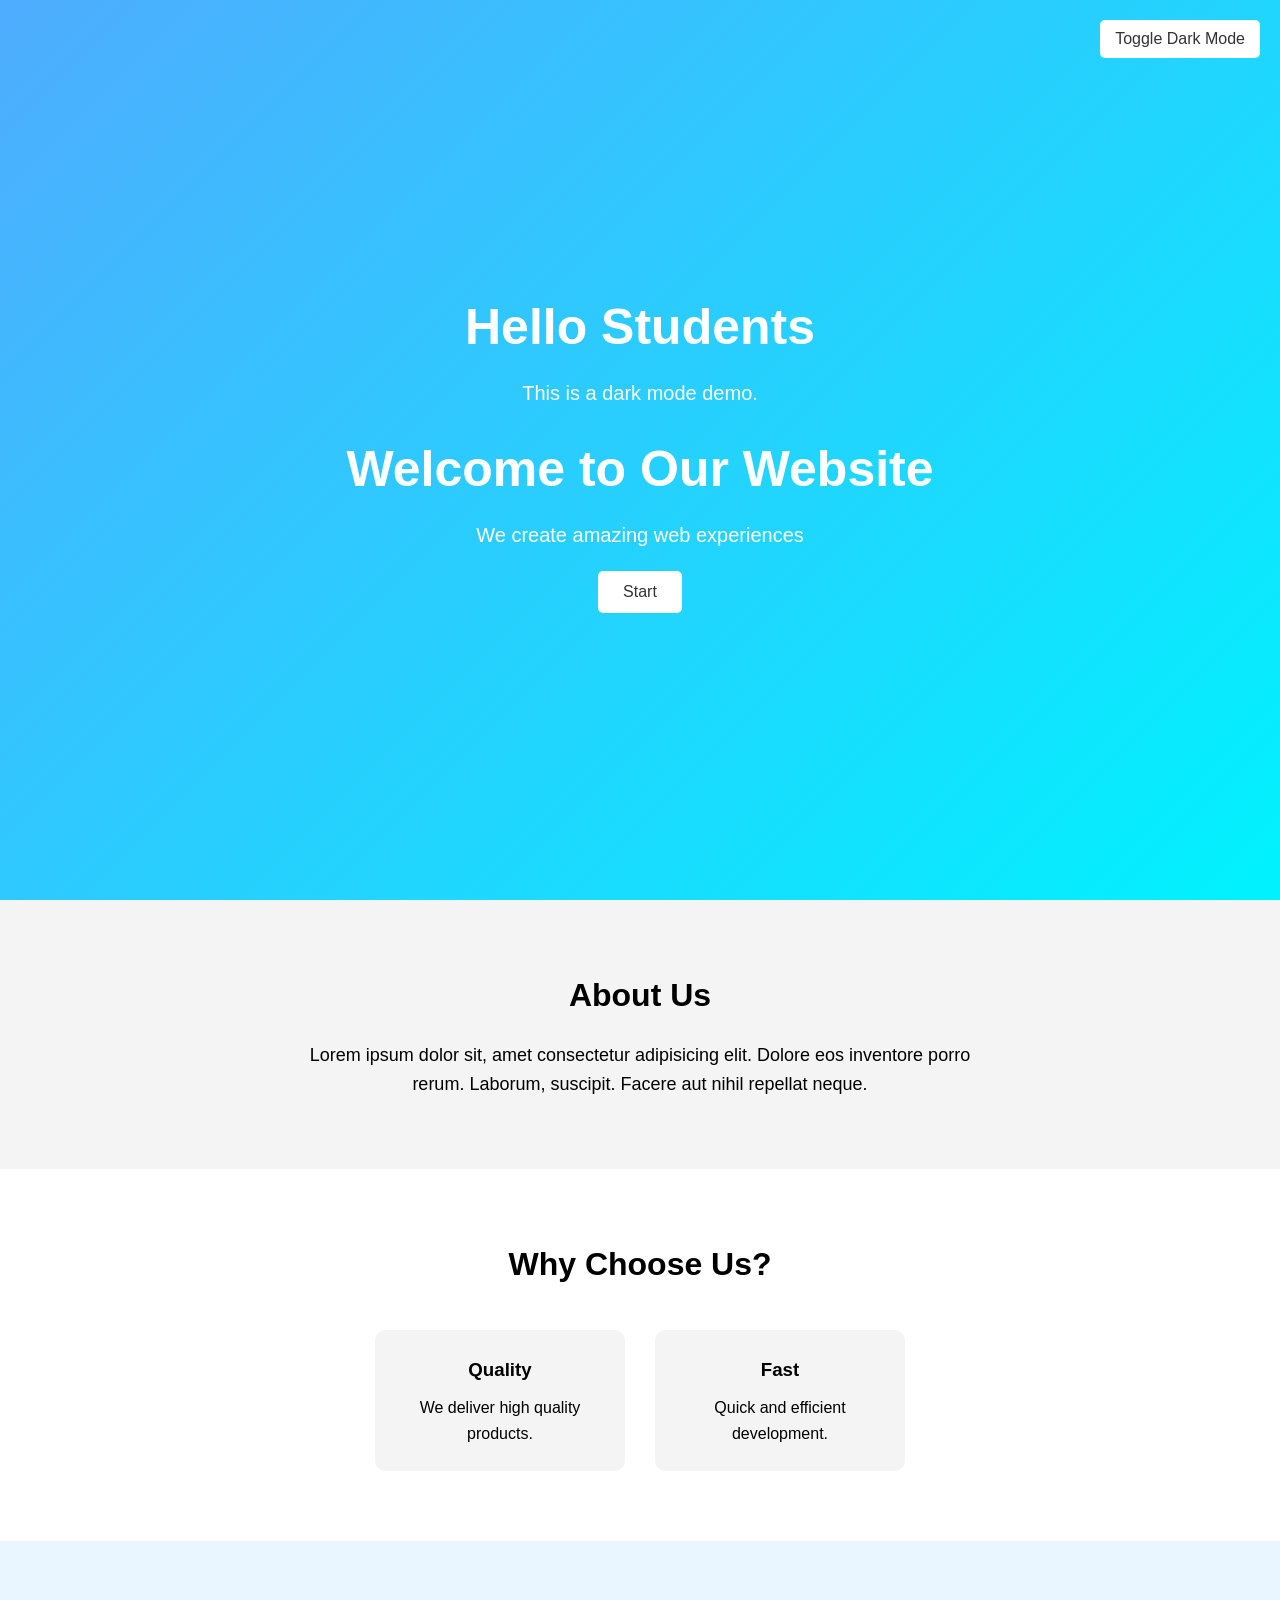
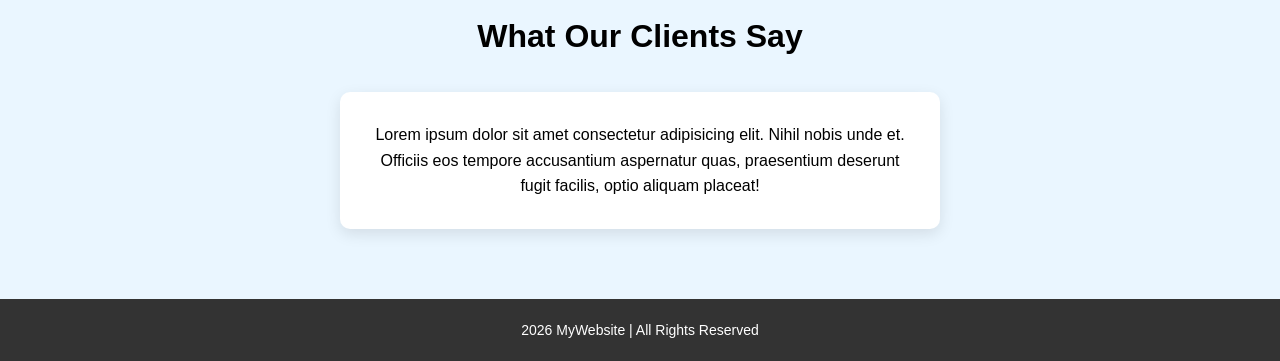
<file: Assignment/index.html>
<!DOCTYPE html>
<html lang="en">
<head>
    <meta charset="UTF-8">
    <meta name="viewport" content="width=device-width, initial-scale=1.0">
    <title>Sample Website</title>

    <link rel="stylesheet" href="style.css">
</head>

<body>

<section class="hero">

    <button id="themeToggle">Toggle Dark Mode</button>

    <h1>Hello Students</h1>
    <p>This is a dark mode demo.</p>

    <h1>Welcome to Our Website</h1>
    <p>We create amazing web experiences</p>

    <button>Start</button>
</section>


<section class="about">
    <h2>About Us</h2>
    <p>
        Lorem ipsum dolor sit, amet consectetur adipisicing elit. Dolore eos inventore porro rerum. Laborum, suscipit. Facere aut nihil repellat neque.
    </p>
</section>



<section class="why">
    <h2>Why Choose Us?</h2>

    <div class="why-container">

        <div class="why-box">
            <h3>Quality</h3>
            <p>We deliver high quality products.</p>
        </div>

        <div class="why-box">
            <h3>Fast</h3>
            <p>Quick and efficient development.</p>
        </div>

    </div>
</section>



<section class="testimonial">
    <h2>What Our Clients Say</h2>

    <div class="testimonial-box">
        <p>
            Lorem ipsum dolor sit amet consectetur adipisicing elit. Nihil nobis unde et. Officiis eos tempore accusantium aspernatur quas, praesentium deserunt fugit facilis, optio aliquam placeat!
        </p>
    </div>
</section>



<footer>
    <p>2026 MyWebsite | All Rights Reserved</p>
</footer>



<script src="script.js"></script>

</body>
</html>
</file>
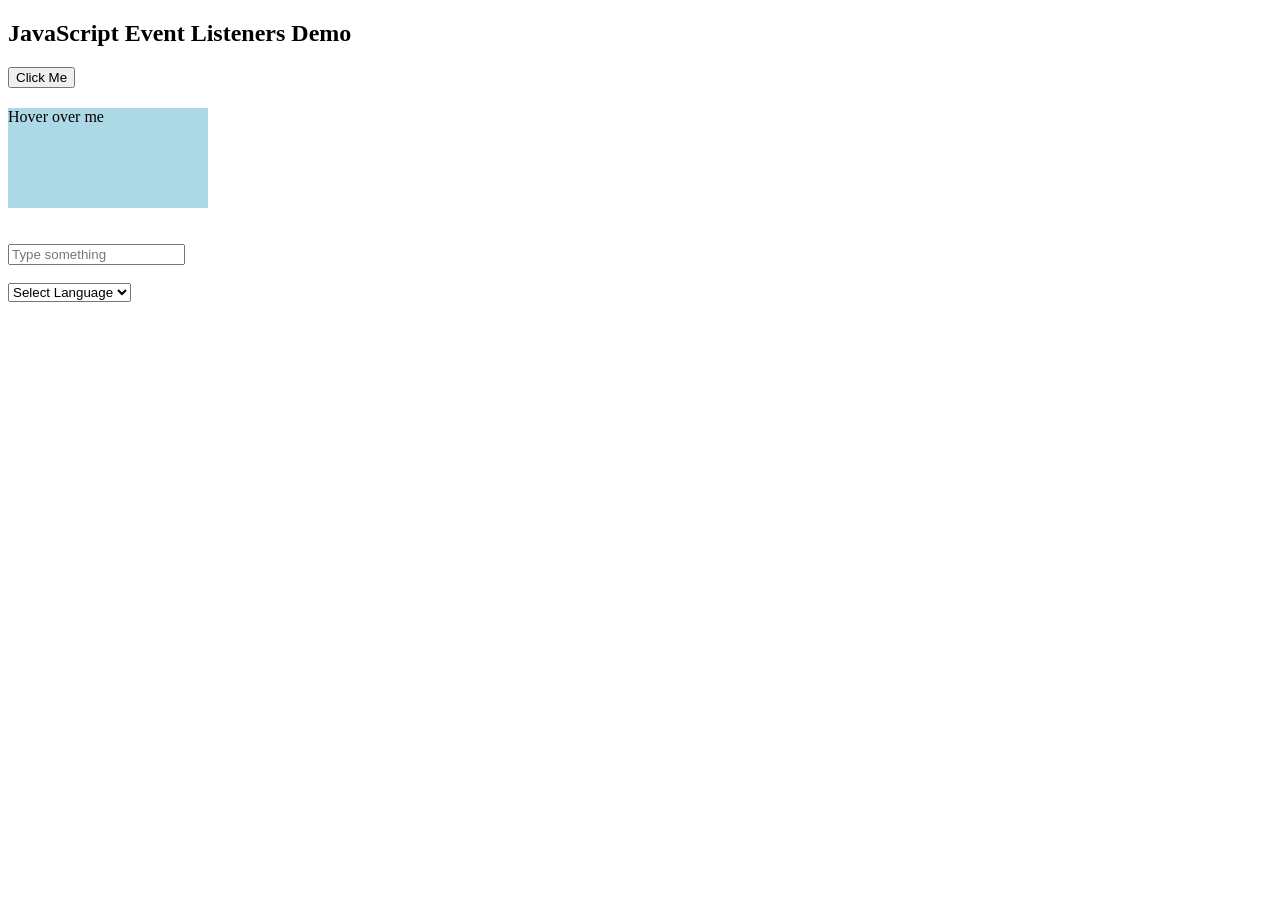
<file: Day 3 DK sir/index.html>
<!DOCTYPE html>
<html lang="en">
<head>
    <title>Event Listeners Example</title>
</head>
<body>

<h2>JavaScript Event Listeners Demo</h2>

<!-- Click Event -->
<button id="btn">Click Me</button>
<p id="clickText"></p>

<!-- Mouseover Event -->
<div id="box" style="width:200px;height:100px;background:lightblue;margin-top:20px;">
    Hover over me
</div>

<br><br>

<!-- Keydown Event -->
<input type="text" id="keyboard" placeholder="Type something">

<br><br>

<!-- Change Event -->
<select id="dropdown">
    <option value="">Select Language</option>
    <option value="JavaScript">JavaScript</option>
    <option value="Python">Python</option>
    <option value="C++">C++</option>
</select>

<p id="output"></p>

<script src="script.js"></script>

</body>
</html>
</file>
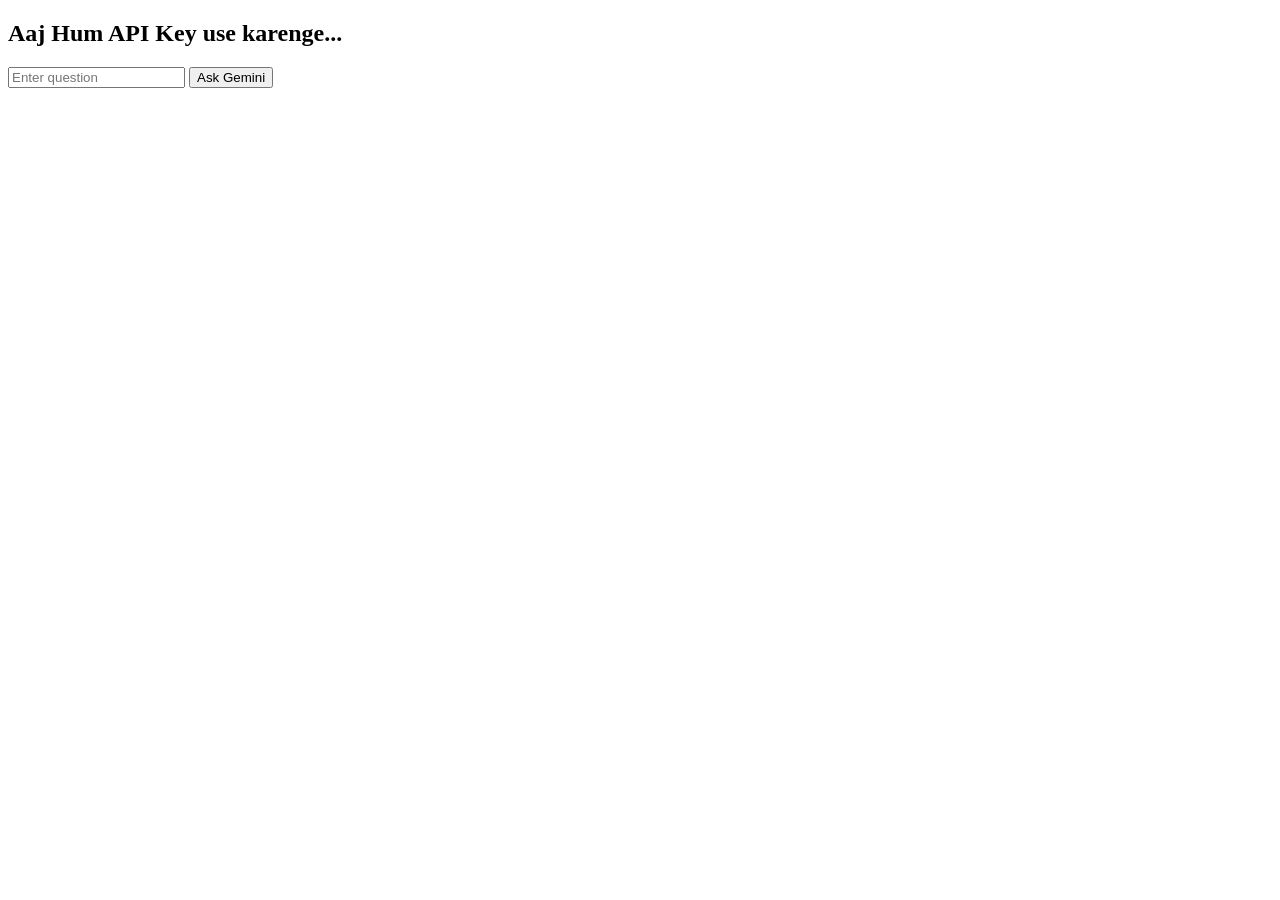
<file: API Keys/task.html>
<!DOCTYPE html>
<html lang="en">
<head>
<meta charset="UTF-8">
<title>Gemini API Example</title>
</head>

<body>

<h2>Aaj Hum API Key use karenge...</h2>

<input id="prompt" placeholder="Enter question">
<button onclick="askGemini()">Ask Gemini</button>

<p id="output"></p>

<script>

const API_KEY = "AIzaSyA57AdquI7L1V3Esb-gc1qcBzI9pHP0QHI";

async function askGemini() {

  const userText = document.getElementById("prompt").value;

  const response = await fetch(
    `https://generativelanguage.googleapis.com/v1beta/models/gemini-2.5-flash:generateContent?key=${API_KEY}`,
    {
      method: "POST",
      headers: {
        "Content-Type": "application/json"
      },
      body: JSON.stringify({
        contents: [
          {
            parts: [{ text: userText }]
          }
        ]
      })
    }
  );

  const data = await response.json();

  const result = data.candidates[0].content.parts[0].text;

  document.getElementById("output").innerText = result;
}

</script>

</body>
</html>
</file>
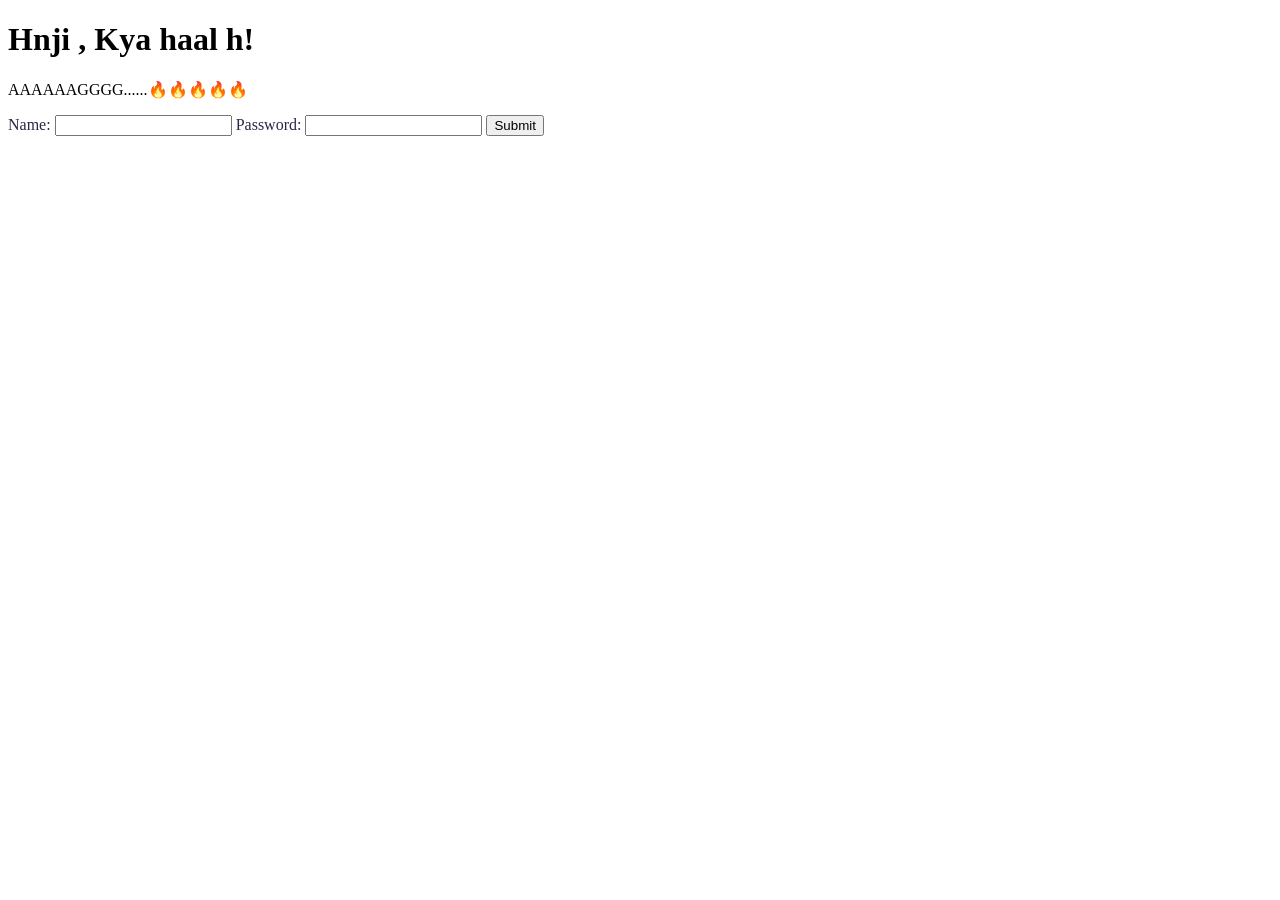
<file: Day 1 Dk sir/day2.html>
<!DOCTYPE html>
<html lang="en">
<head>
    <meta charset="UTF-8">
    <meta name="viewport" content="width=device-width, initial-scale=1.0">
    <title>Document</title>
    <link rel="stylesheet" href="style.css">
</head>
<body>
    <h1>Hnji , Kya haal h! </h1>
    <p> AAAAAAGGGG......🔥🔥🔥🔥🔥</p>
    <form action="">
        <label class="label-input" for="name" >Name:</label>
        <input type="text" id="name">

        <label class="label-input" for="Password">Password:</label>
        <input type="password" id="Password">

        <button type="submit">Submit</button>
    </form>
</body>
</html>
</file>
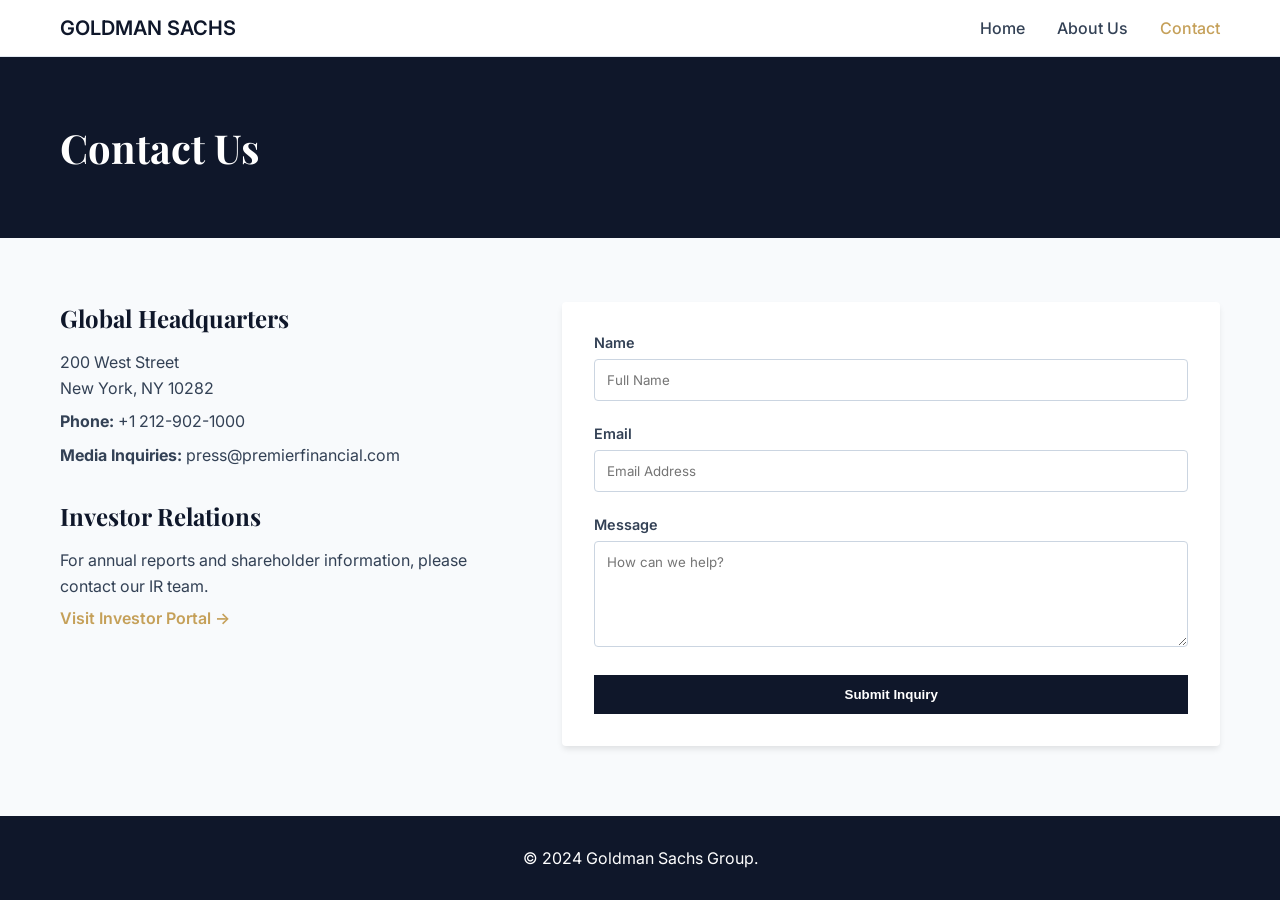
<file: DEMO-PROJECT/contact.html>
<!DOCTYPE html>
<html lang="en">
<head>
    <meta charset="UTF-8">
    <meta name="viewport" content="width=device-width, initial-scale=1.0">
    <title>Contact Us | Goldman Sachs</title>
    <link rel="stylesheet" href="contact.css">
    <link href="https://fonts.googleapis.com/css2?family=Inter:wght@300;400;600&family=Playfair+Display:wght@600&display=swap" rel="stylesheet">
</head>
<body>

    <nav class="navbar">
        <div class="container nav-container">
            <a href="index.html" class="logo">GOLDMAN SACHS</a>
            <ul class="nav-links">
                <li><a href="index.html">Home</a></li>
                <li><a href="about.html">About Us</a></li>
                <li><a href="contact.html" class="active">Contact</a></li>
            </ul>
        </div>
    </nav>

    <header class="page-header">
        <div class="container">
            <h1>Contact Us</h1>
        </div>
    </header>

    <section class="contact-section">
        <div class="container contact-grid">
            <div class="contact-info">
                <h2>Global Headquarters</h2>
                <p>200 West Street<br>New York, NY 10282</p>
                <p><strong>Phone:</strong> +1 212-902-1000</p>
                <p><strong>Media Inquiries:</strong> press@premierfinancial.com</p>
                
                <h2 style="margin-top: 2rem;">Investor Relations</h2>
                <p>For annual reports and shareholder information, please contact our IR team.</p>
                <a href="#" class="link-gold">Visit Investor Portal &rarr;</a>
            </div>
            
            <div class="contact-form-wrapper">
                <form class="contact-form">
                    <div class="form-group">
                        <label>Name</label>
                        <input type="text" placeholder="Full Name">
                    </div>
                    <div class="form-group">
                        <label>Email</label>
                        <input type="email" placeholder="Email Address">
                    </div>
                    <div class="form-group">
                        <label>Message</label>
                        <textarea rows="5" placeholder="How can we help?"></textarea>
                    </div>
                    <button type="submit" class="btn-submit">Submit Inquiry</button>
                </form>
            </div>
        </div>
    </section>

    <footer>
        <div class="container">
            <p>&copy; 2024 Goldman Sachs Group.</p>
        </div>
    </footer>
</body>
</html>
</file>
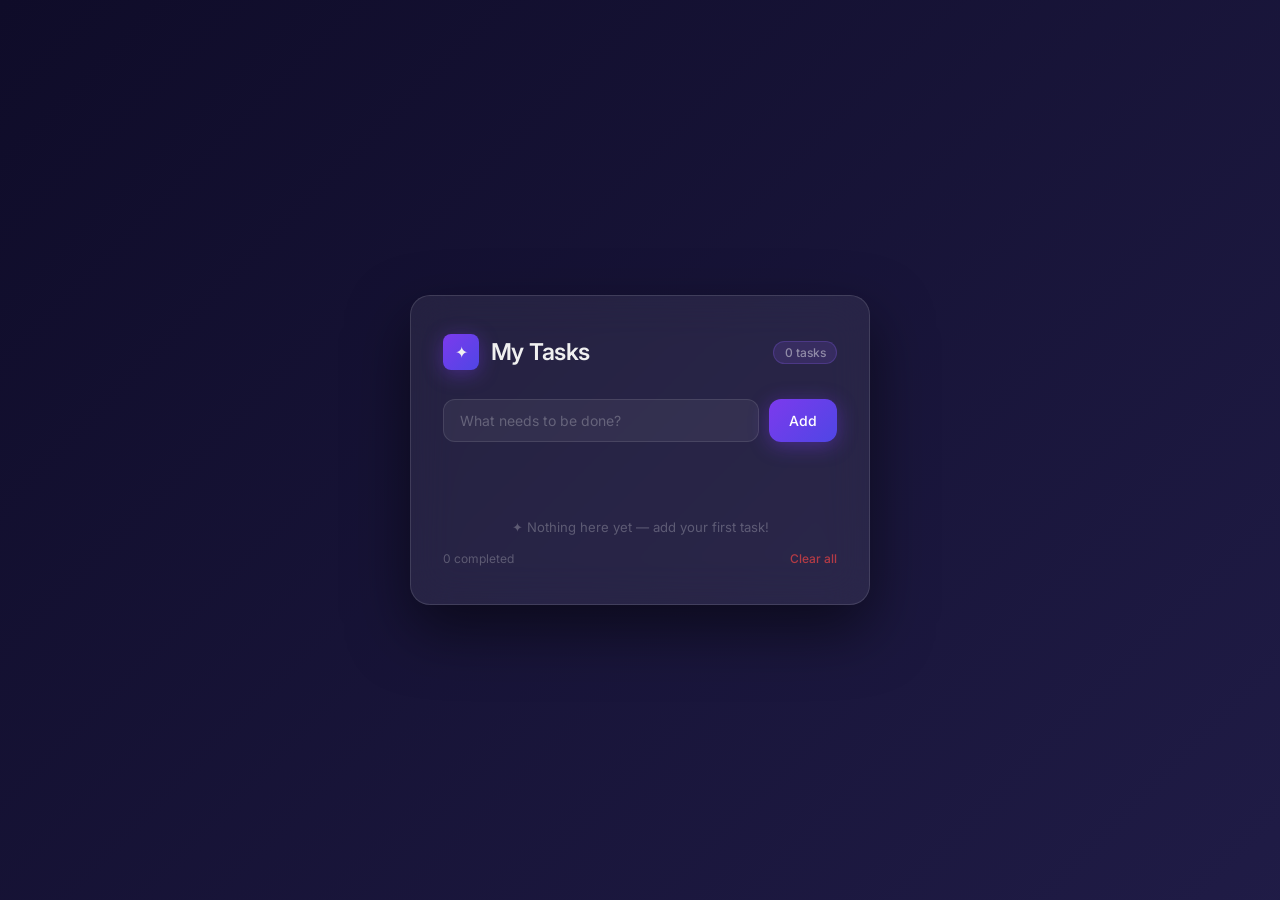
<file: To-Do list/ToDo.html>
<!DOCTYPE html>
<html lang="en">

<head>
  <meta charset="UTF-8">
  <meta name="viewport" content="width=device-width, initial-scale=1.0">
  <title>To-Do List</title>
  <link rel="stylesheet" href="ToDo.css">
</head>

<body>

  <div class="card">

    <!-- Header -->
    <div class="card-header">
      <div class="icon">✦</div>
      <h2>My Tasks</h2>
      <span class="task-count" id="count">0 tasks</span>
    </div>

    <!-- Input Row -->
    <div class="input-row">
      <input id="task" class="task-input" placeholder="What needs to be done?" autocomplete="off">
      <button id="add-btn" class="add-btn" onclick="addTask()">Add</button>
    </div>

    <!-- Task List -->
    <ul id="list" class="task-list"></ul>
    <p class="empty-state">✦ Nothing here yet — add your first task!</p>

    <!-- Footer -->
    <div class="card-footer">
      <span class="footer-info" id="done-count">0 completed</span>
      <button class="clear-btn" onclick="clearAll()">Clear all</button>
    </div>

  </div>

  <script>
    const list      = document.getElementById("list");
    const taskInput = document.getElementById("task");
    const countEl   = document.getElementById("count");
    const doneEl    = document.getElementById("done-count");

    function updateCount() {
      const total    = list.querySelectorAll(".task-item").length;
      const done     = list.querySelectorAll(".task-item.done").length;
      countEl.textContent = total === 1 ? "1 task" : `${total} tasks`;
      doneEl.textContent  = done === 1  ? "1 completed" : `${done} completed`;
    }

    function addTask() {
      const value = taskInput.value.trim();
      if (!value) {
        taskInput.focus();
        taskInput.classList.add("shake");
        setTimeout(() => taskInput.classList.remove("shake"), 400);
        return;
      }

      const li = document.createElement("li");
      li.className = "task-item";

      li.innerHTML = `
        <span class="check">✓</span>
        <span class="task-text">${escapeHTML(value)}</span>
        <button class="delete-btn" title="Delete task">✕</button>
      `;

      // Toggle done on click (except delete btn)
      li.addEventListener("click", (e) => {
        if (e.target.classList.contains("delete-btn")) return;
        li.classList.toggle("done");
        updateCount();
      });

      // Delete single task
      li.querySelector(".delete-btn").addEventListener("click", (e) => {
        e.stopPropagation();
        li.style.transition = "opacity 0.2s, transform 0.2s";
        li.style.opacity    = "0";
        li.style.transform  = "translateX(20px)";
        setTimeout(() => { li.remove(); updateCount(); }, 200);
      });

      list.appendChild(li);
      taskInput.value = "";
      taskInput.focus();
      updateCount();
    }

    function clearAll() {
      if (!list.children.length) return;
      [...list.children].forEach((li, i) => {
        setTimeout(() => {
          li.style.transition = "opacity 0.18s, transform 0.18s";
          li.style.opacity    = "0";
          li.style.transform  = "translateX(16px)";
        }, i * 45);
      });
      setTimeout(() => { list.innerHTML = ""; updateCount(); }, list.children.length * 45 + 200);
    }

    // Allow Enter key to add task
    taskInput.addEventListener("keydown", (e) => {
      if (e.key === "Enter") addTask();
    });

    // Prevent XSS
    function escapeHTML(str) {
      return str.replace(/[&<>"']/g, (c) =>
        ({ "&": "&amp;", "<": "&lt;", ">": "&gt;", '"': "&quot;", "'": "&#39;" }[c])
      );
    }

    updateCount();
  </script>

</body>
</html>
</file>
<file: Assignment/style.css>
*{
    margin:0;
    padding:0;
    box-sizing:border-box;
    font-family: Arial, Helvetica, sans-serif;
}

body{
    line-height:1.6;
    background-color:white;
    color:black;
    transition:background 0.3s, color 0.3s;
}

/* HERO SECTION */

.hero{
    height:100vh;
    background: linear-gradient(135deg,#4facfe,#00f2fe);
    color:white;
    display:flex;
    flex-direction:column;
    justify-content:center;
    align-items:center;
    text-align:center;
}

.hero h1{
    font-size:50px;
    margin-bottom:10px;
}

.hero p{
    font-size:20px;
    margin-bottom:20px;
}

.hero button{
    padding:12px 25px;
    border:none;
    background:white;
    color:#333;
    font-size:16px;
    cursor:pointer;
    border-radius:5px;
    transition:0.3s;
}

.hero button:hover{
    background:#333;
    color:white;
}

/* DARK MODE TOGGLE BUTTON */

#themeToggle{
    position:absolute;
    top:20px;
    right:20px;
    padding:10px 15px;
    border:none;
    border-radius:5px;
    cursor:pointer;
}


/* ABOUT SECTION */

.about{
    padding:70px 20px;
    background:#f4f4f4;
    text-align:center;
    transition:background 0.3s;
}

.about h2{
    font-size:32px;
    margin-bottom:20px;
}

.about p{
    max-width:700px;
    margin:auto;
    font-size:18px;
}


/* WHY SECTION */

.why{
    padding:70px 20px;
    text-align:center;
}

.why h2{
    font-size:32px;
    margin-bottom:40px;
}

.why-container{
    display:flex;
    justify-content:center;
    gap:30px;
    flex-wrap:wrap;
}

.why-box{
    width:250px;
    padding:25px;
    background:#f4f4f4;
    border-radius:10px;
    transition:0.3s;
}

.why-box:hover{
    transform:translateY(-5px);
}

.why-box h3{
    margin-bottom:10px;
}


/* TESTIMONIAL */

.testimonial{
    padding:70px 20px;
    background:#eaf6ff;
    text-align:center;
    transition:background 0.3s;
}

.testimonial h2{
    font-size:32px;
    margin-bottom:30px;
}

.testimonial-box{
    max-width:600px;
    margin:auto;
    background:white;
    padding:30px;
    border-radius:10px;
    box-shadow:0 5px 15px rgba(0,0,0,0.1);
    transition:background 0.3s, color 0.3s;
}


/* FOOTER */

footer{
    background:#333;
    color:white;
    text-align:center;
    padding:20px;
    font-size:14px;
}


/* DARK MODE */

.dark{
    background:#121212;
    color:white;
}

/* HERO DARK */

.dark .hero{
    background:linear-gradient(135deg,#232526,#414345);
}

/* ABOUT DARK */

.dark .about{
    background:#1e1e1e;
}

/* WHY BOX DARK */

.dark .why-box{
    background:#2a2a2a;
    color:white;
}

/* TESTIMONIAL DARK */

.dark .testimonial{
    background:#1a1a1a;
}

.dark .testimonial-box{
    background:#2a2a2a;
    color:white;
}

/* FOOTER DARK */

.dark footer{
    background:#000;
}
</file>
<file: Day 1 Dk sir/style.css>
.label-input{
            color: rgb(41, 41, 70);
            font-family: cursive;
        }

/* @media (max-width:600px){
    .label-input{
        color: red;
    }
} */
</file>
<file: DEMO-PROJECT/contact.css>
:root {
    --primary-color: #0F172A;
    --gold-accent: #C5A059;
    --white: #ffffff;
    --text-dark: #334155;
    --font-main: 'Inter', sans-serif;
    --font-serif: 'Playfair Display', serif;
}

* { margin: 0; padding: 0; box-sizing: border-box; }
body { font-family: var(--font-main); color: var(--text-dark); background: #f8fafc; display: flex; flex-direction: column; min-height: 100vh; }
.container { max-width: 1200px; margin: 0 auto; padding: 0 20px; }

/* REPEAT NAV & FOOTER */
.navbar { background: var(--white); padding: 1rem 0; border-bottom: 1px solid #e2e8f0; }
.nav-container { display: flex; justify-content: space-between; align-items: center; }
.logo { font-size: 1.25rem; font-weight: 600; color: var(--primary-color); text-decoration: none; text-transform: uppercase; }
.nav-links { display: flex; gap: 2rem; list-style: none; }
.nav-links a { color: var(--text-dark); text-decoration: none; font-weight: 500; }
.nav-links a.active { color: var(--gold-accent); }
footer { background: var(--primary-color); color: var(--white); padding: 2rem 0; text-align: center; margin-top: auto; }

/* PAGE HEADER */
.page-header { background: var(--primary-color); color: var(--white); padding: 4rem 0; }
.page-header h1 { font-family: var(--font-serif); font-size: 2.5rem; }

/* CONTACT LAYOUT */
.contact-section { padding: 4rem 0; }
.contact-grid { display: grid; grid-template-columns: 1fr 1.5fr; gap: 4rem; }

.contact-info h2 { font-family: var(--font-serif); font-size: 1.5rem; margin-bottom: 1rem; color: var(--primary-color); }
.contact-info p { margin-bottom: 0.5rem; line-height: 1.6; }
.link-gold { color: var(--gold-accent); font-weight: 600; text-decoration: none; }

/* FORM STYLES */
.contact-form-wrapper { background: var(--white); padding: 2rem; box-shadow: 0 4px 6px -1px rgba(0, 0, 0, 0.1); border-radius: 4px; }
.form-group { margin-bottom: 1.5rem; }
.form-group label { display: block; margin-bottom: 0.5rem; font-size: 0.9rem; font-weight: 600; }
.form-group input, .form-group textarea { width: 100%; padding: 0.75rem; border: 1px solid #cbd5e1; border-radius: 4px; font-family: inherit; }
.form-group input:focus, .form-group textarea:focus { outline: none; border-color: var(--primary-color); }

.btn-submit {
    background: var(--primary-color);
    color: var(--white);
    padding: 12px 24px;
    border: none;
    cursor: pointer;
    font-weight: 600;
    width: 100%;
    transition: 0.3s;
}
.btn-submit:hover { background: var(--gold-accent); }

@media (max-width: 768px) {
    .contact-grid { grid-template-columns: 1fr; }
    .nav-links { display: none; }
}
</file>
<file: To-Do list/ToDo.css>
/* ============================================
   ToDo.css — Premium To-Do App Styles
   ============================================ */

@import url('https://fonts.googleapis.com/css2?family=Inter:wght@300;400;500;600&display=swap');

/* ── CSS Variables ── */
:root {
  --bg-start: #0f0c29;
  --bg-mid: #302b63;
  --bg-end: #24243e;

  --card-bg: rgba(255, 255, 255, 0.07);
  --card-border: rgba(255, 255, 255, 0.12);
  --card-shadow: 0 25px 60px rgba(0, 0, 0, 0.5);

  --text-primary: #f0f0f0;
  --text-secondary: rgba(255, 255, 255, 0.45);
  --text-muted: rgba(255, 255, 255, 0.25);

  --input-bg: rgba(255, 255, 255, 0.06);
  --input-border: rgba(255, 255, 255, 0.1);
  --input-focus-border: rgba(139, 92, 246, 0.8);
  --input-focus-shadow: 0 0 0 3px rgba(139, 92, 246, 0.2);

  --btn-bg: linear-gradient(135deg, #7c3aed, #4f46e5);
  --btn-hover: linear-gradient(135deg, #6d28d9, #4338ca);
  --btn-shadow: 0 4px 20px rgba(124, 58, 237, 0.4);

  --item-bg: rgba(255, 255, 255, 0.05);
  --item-border: rgba(255, 255, 255, 0.08);
  --item-hover-bg: rgba(255, 255, 255, 0.1);
  --item-done-color: rgba(255, 255, 255, 0.3);

  --accent: #8b5cf6;
  --danger: rgba(239, 68, 68, 0.7);
  --danger-hover: rgba(239, 68, 68, 1);

  --radius-lg: 20px;
  --radius-md: 12px;
  --radius-sm: 8px;
  --transition: all 0.22s cubic-bezier(0.4, 0, 0.2, 1);
}

/* ── Base Reset ── */
*, *::before, *::after {
  box-sizing: border-box;
  margin: 0;
  padding: 0;
}

/* ── Body & Background ── */
body {
  font-family: 'Inter', sans-serif;
  min-height: 100vh;
  display: flex;
  align-items: center;
  justify-content: center;
  padding: 1.5rem;
  background: linear-gradient(135deg, var(--bg-start), var(--bg-mid), var(--bg-end));
  background-size: 400% 400%;
  animation: gradientShift 12s ease infinite;
  color: var(--text-primary);
}

@keyframes gradientShift {
  0%, 100% { background-position: 0% 50%; }
  50%       { background-position: 100% 50%; }
}

/* ── Card ── */
.card {
  width: 100%;
  max-width: 460px;
  padding: 2.4rem 2rem;
  background: var(--card-bg);
  border: 1px solid var(--card-border);
  border-radius: var(--radius-lg);
  box-shadow: var(--card-shadow);
  backdrop-filter: blur(20px);
  -webkit-backdrop-filter: blur(20px);
  animation: slideUp 0.5s cubic-bezier(0.4, 0, 0.2, 1) both;
}

@keyframes slideUp {
  from { opacity: 0; transform: translateY(28px); }
  to   { opacity: 1; transform: translateY(0); }
}

/* ── Header ── */
.card-header {
  display: flex;
  align-items: center;
  gap: 0.75rem;
  margin-bottom: 1.8rem;
}

.card-header .icon {
  width: 36px;
  height: 36px;
  background: var(--btn-bg);
  border-radius: var(--radius-sm);
  display: flex;
  align-items: center;
  justify-content: center;
  font-size: 1rem;
  box-shadow: var(--btn-shadow);
  flex-shrink: 0;
}

.card-header h2 {
  font-size: 1.45rem;
  font-weight: 600;
  letter-spacing: -0.025em;
  color: var(--text-primary);
}

.task-count {
  margin-left: auto;
  font-size: 0.75rem;
  font-weight: 500;
  color: var(--text-secondary);
  background: rgba(139, 92, 246, 0.15);
  border: 1px solid rgba(139, 92, 246, 0.25);
  padding: 0.2rem 0.65rem;
  border-radius: 999px;
}

/* ── Input Row ── */
.input-row {
  display: flex;
  gap: 0.6rem;
  margin-bottom: 1.4rem;
}

.task-input {
  flex: 1;
  padding: 0.75rem 1rem;
  background: var(--input-bg);
  border: 1px solid var(--input-border);
  border-radius: var(--radius-md);
  color: var(--text-primary);
  font-family: 'Inter', sans-serif;
  font-size: 0.875rem;
  outline: none;
  transition: var(--transition);
}

.task-input::placeholder {
  color: var(--text-muted);
}

.task-input:focus {
  border-color: var(--input-focus-border);
  box-shadow: var(--input-focus-shadow);
  background: rgba(255, 255, 255, 0.09);
}

.add-btn {
  padding: 0.75rem 1.25rem;
  background: var(--btn-bg);
  color: #fff;
  font-family: 'Inter', sans-serif;
  font-size: 0.875rem;
  font-weight: 500;
  border: none;
  border-radius: var(--radius-md);
  cursor: pointer;
  box-shadow: var(--btn-shadow);
  transition: var(--transition);
  white-space: nowrap;
}

.add-btn:hover {
  background: var(--btn-hover);
  transform: translateY(-1px);
  box-shadow: 0 6px 24px rgba(124, 58, 237, 0.5);
}

.add-btn:active {
  transform: scale(0.96) translateY(0);
}

/* ── Task List ── */
.task-list {
  list-style: none;
  display: flex;
  flex-direction: column;
  gap: 0.5rem;
  margin-bottom: 1.4rem;
  min-height: 0;
}

/* Empty state */
.empty-state {
  text-align: center;
  padding: 2rem 0 1rem;
  color: var(--text-muted);
  font-size: 0.82rem;
  display: none;
}

.task-list:empty + .empty-state {
  display: block;
}

/* ── Task Item ── */
.task-item {
  display: flex;
  align-items: center;
  gap: 0.75rem;
  padding: 0.85rem 1rem;
  background: var(--item-bg);
  border: 1px solid var(--item-border);
  border-radius: var(--radius-md);
  cursor: pointer;
  transition: var(--transition);
  animation: fadeIn 0.25s ease-out both;
}

@keyframes fadeIn {
  from { opacity: 0; transform: translateY(8px); }
  to   { opacity: 1; transform: translateY(0); }
}

.task-item:hover {
  background: var(--item-hover-bg);
  border-color: rgba(255,255,255,0.14);
  transform: translateX(3px);
}

/* Checkbox circle */
.task-item .check {
  width: 18px;
  height: 18px;
  border-radius: 50%;
  border: 1.5px solid rgba(255,255,255,0.25);
  flex-shrink: 0;
  display: flex;
  align-items: center;
  justify-content: center;
  transition: var(--transition);
  font-size: 0.65rem;
}

.task-item .task-text {
  flex: 1;
  font-size: 0.875rem;
  font-weight: 400;
  transition: var(--transition);
}

/* Delete button per item */
.task-item .delete-btn {
  opacity: 0;
  background: none;
  border: none;
  color: var(--danger);
  font-size: 1rem;
  cursor: pointer;
  padding: 0 0.1rem;
  transition: var(--transition);
  line-height: 1;
}

.task-item:hover .delete-btn {
  opacity: 1;
}

.task-item .delete-btn:hover {
  color: var(--danger-hover);
  transform: scale(1.2);
}

/* ── Completed state ── */
.task-item.done .check {
  background: var(--accent);
  border-color: var(--accent);
  box-shadow: 0 0 8px rgba(139, 92, 246, 0.5);
}

.task-item.done .task-text {
  text-decoration: line-through;
  color: var(--item-done-color);
}

/* ── Footer ── */
.card-footer {
  display: flex;
  align-items: center;
  justify-content: space-between;
}

.footer-info {
  font-size: 0.75rem;
  color: var(--text-muted);
}

.clear-btn {
  background: none;
  border: none;
  font-family: 'Inter', sans-serif;
  font-size: 0.75rem;
  font-weight: 500;
  color: var(--danger);
  cursor: pointer;
  transition: var(--transition);
  padding: 0;
}

.clear-btn:hover {
  color: var(--danger-hover);
}

/* ── Scrollbar ── */
.task-list {
  max-height: 320px;
  overflow-y: auto;
  scrollbar-width: thin;
  scrollbar-color: rgba(255,255,255,0.1) transparent;
}

.task-list::-webkit-scrollbar {
  width: 4px;
}

.task-list::-webkit-scrollbar-thumb {
  background: rgba(255,255,255,0.12);
  border-radius: 999px;
}
</file>
